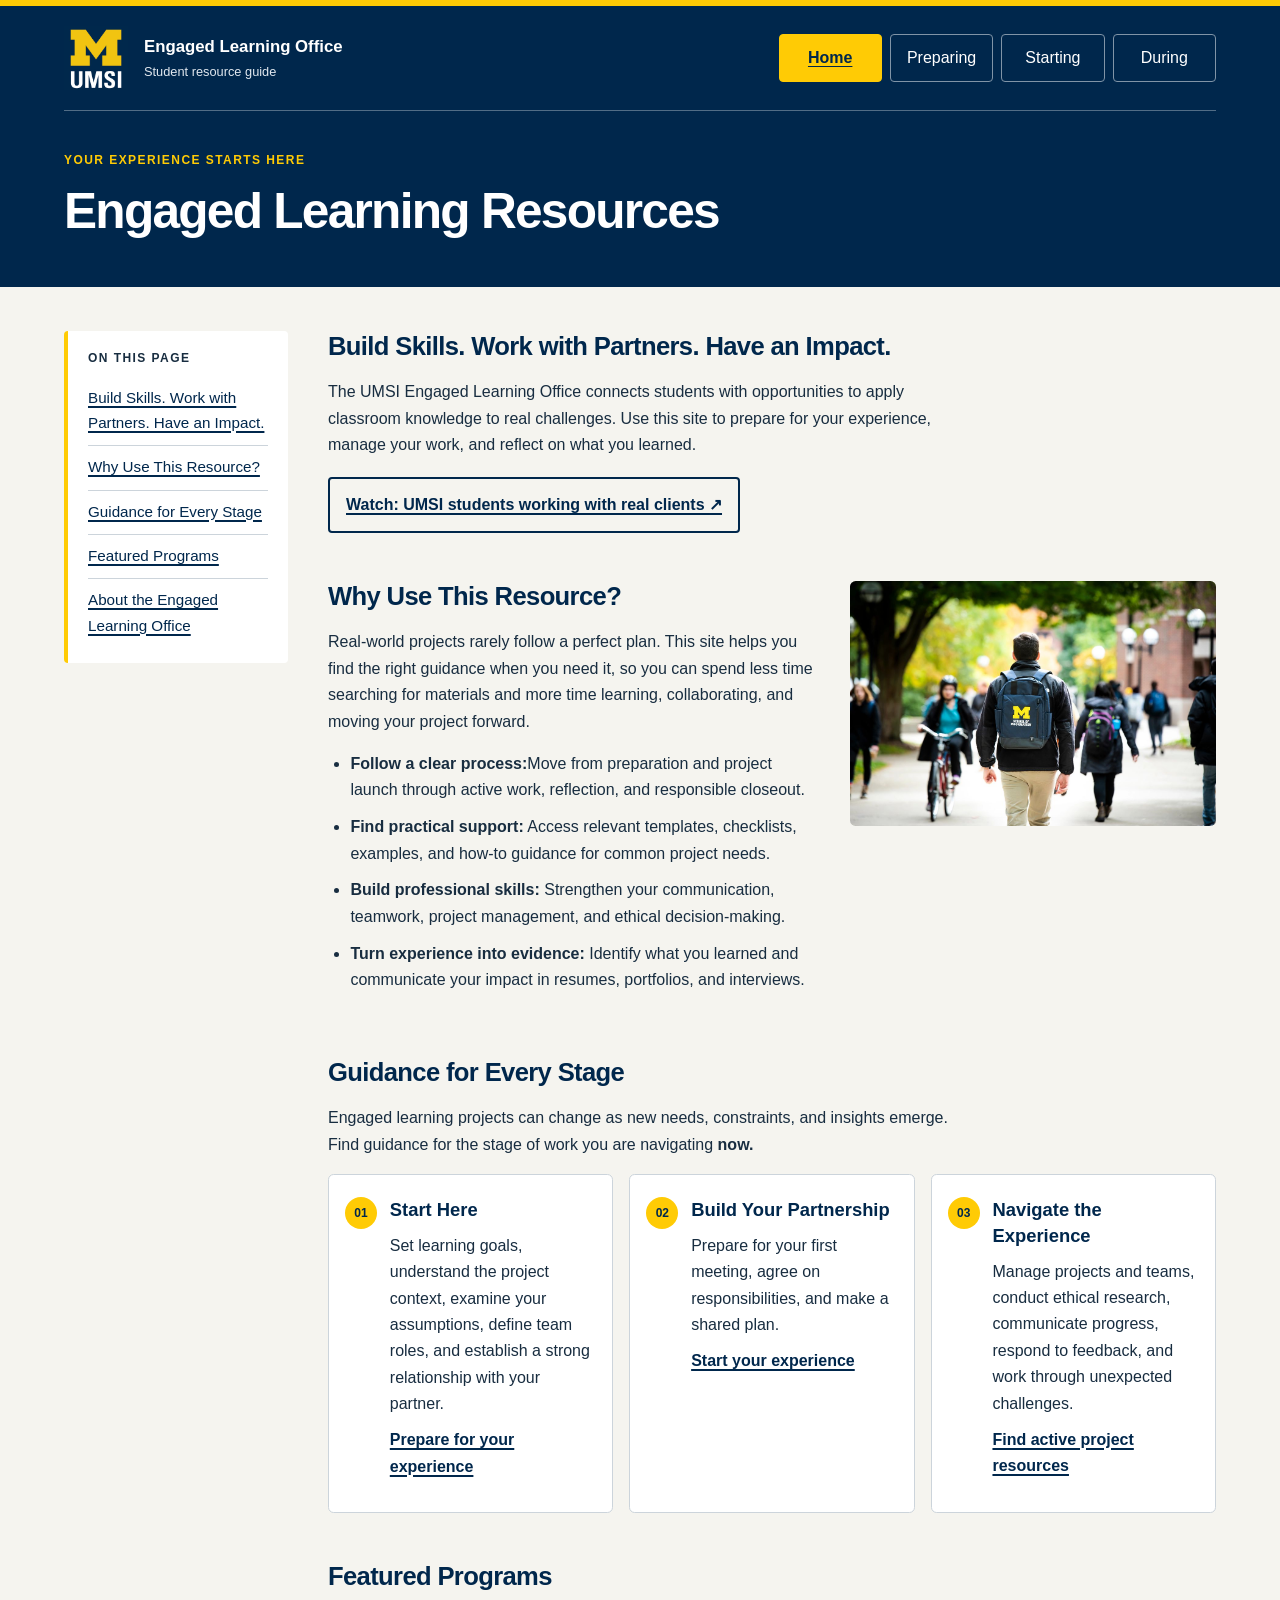
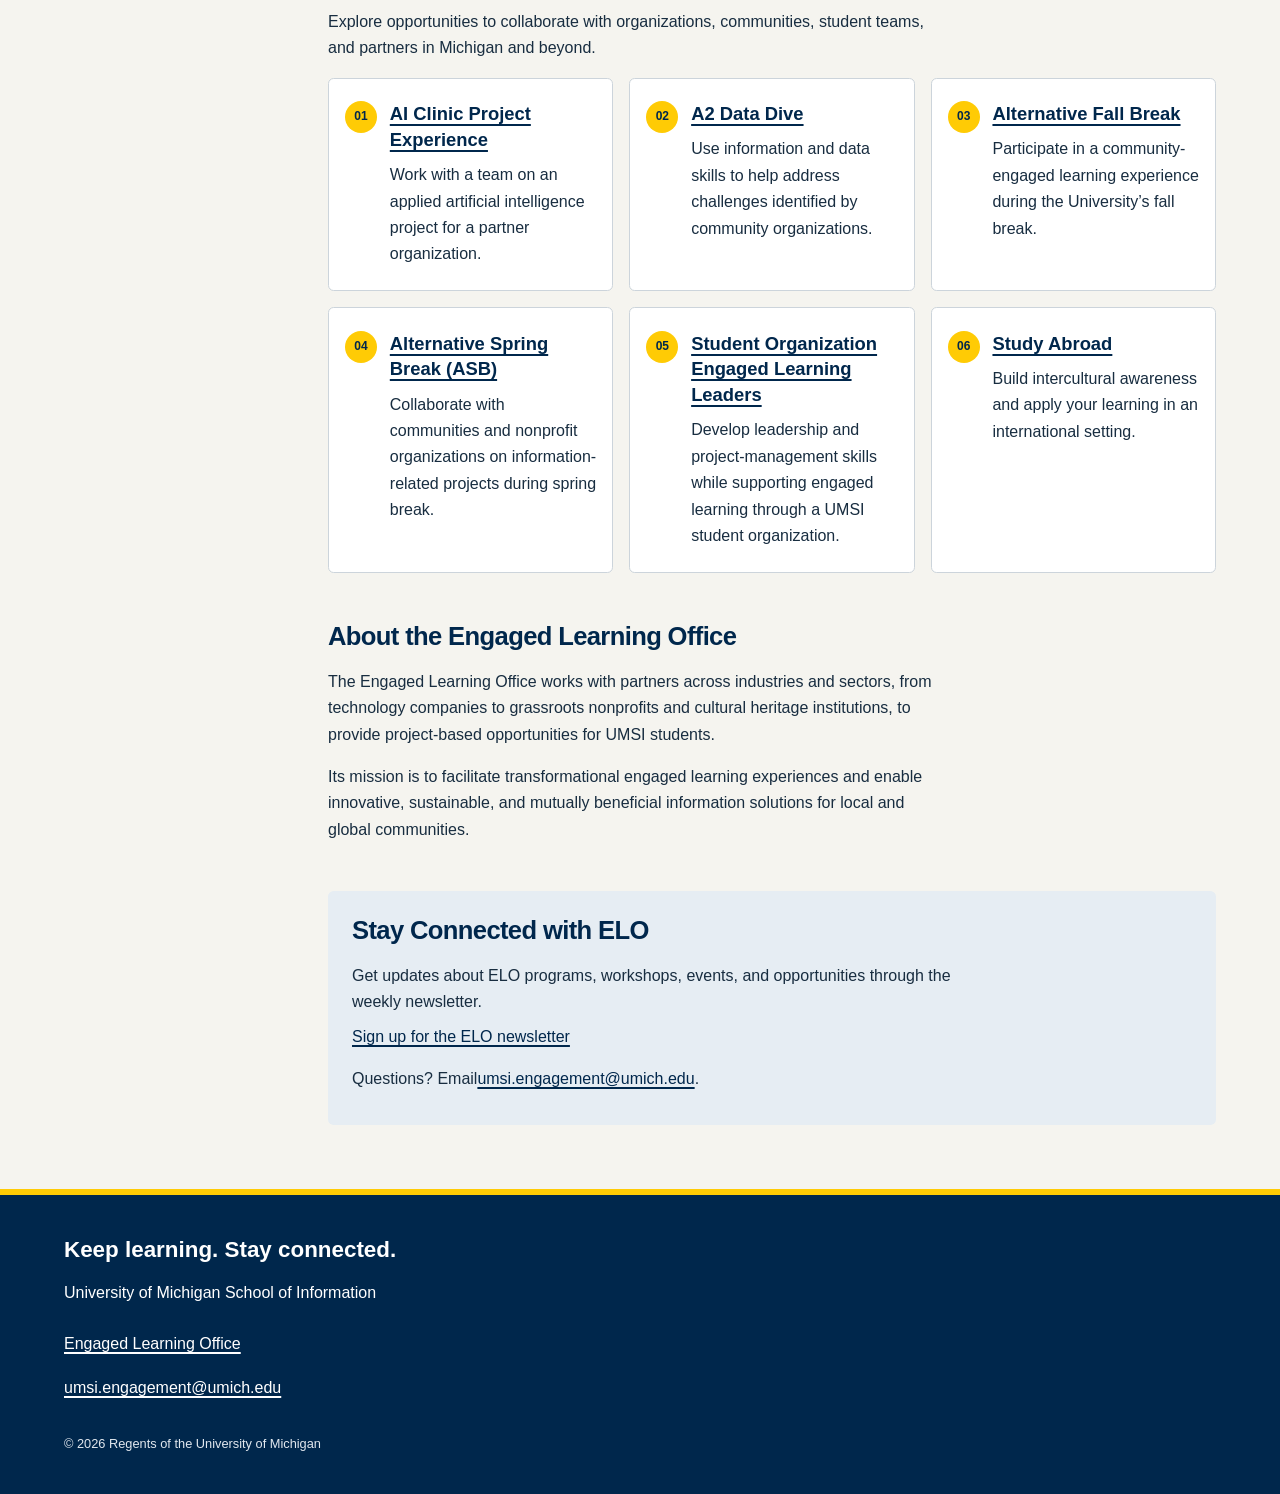
<file: index.html>
<!DOCTYPE html>
<html lang="en">

<head>
  <meta charset="UTF-8">
  <meta name="viewport" content="width=device-width, initial-scale=1.0">
  <title>Engaged Learning Resources | UMSI</title>

  <link rel="stylesheet" href="css/html5reset.css">
  <link rel="stylesheet" href="css/style.css">
    <link rel="icon" href="data:,">
</head>

<body>

  <header class="site-header">
    <a class="skip-link" href="#main">Skip to Main Content</a>
    <div class="brand"><img src="images/umsi-logo.jpg" alt="University of Michigan School of Information" width="90">
      <p>Engaged Learning Office<span>Student resource guide</span></p></div>
    <nav class="primary-nav" aria-label="Main navigation"><ul><li><a href="index.html" aria-current="page">Home</a></li>
<li><a href="prep.html">Preparing</a></li>
<li><a href="starting.html">Starting</a></li>
<li><a href="during.html">During</a></li></ul></nav>
    <div class="page-heading"><p class="eyebrow">YOUR EXPERIENCE STARTS HERE</p>
      <h1>Engaged Learning Resources</h1></div>
  </header>
  <main id="main" tabindex="-1">
    <nav class="on-this-page" aria-labelledby="page-contents">
      <p class="eyebrow" id="page-contents">ON THIS PAGE</p>
      <ul>
        <li><a href="#section-1">Build Skills. Work with Partners. Have an Impact.</a></li>
        <li><a href="#section-2">Why Use This Resource?</a></li>
        <li><a href="#section-3">Guidance for Every Stage</a></li>
        <li><a href="#section-4">Featured Programs</a></li>
        <li><a href="#section-5">About the Engaged Learning Office</a></li>
      </ul>
    </nav>

    <div class="page-content">
      <section id="section-1">
        <h2>Build Skills. Work with Partners. Have an Impact.</h2>
        <p>
          The UMSI Engaged Learning Office connects students with opportunities to apply classroom knowledge to real
          challenges. Use this site to prepare for your experience, manage your work, and reflect on what you learned.
        </p>

        <p class="action-link"><a href="https://www.youtube.com/watch?v=81ZO9RfIJEQ">Watch: UMSI students working with real clients <span aria-hidden="true">↗</span></a></p>
      </section>

      <section id="section-2" class="image-section">
        <div class="image-section-copy">
          <h2>Why Use This Resource?</h2>

          <p>Real-world projects rarely follow a perfect plan. This site helps you find the right guidance when you need it,
            so you can spend less time searching for materials and more time learning, collaborating, and moving your project
            forward.
          </p>
          <ul>
            <li><strong>Follow a clear process:</strong>Move from preparation and project launch through active work,
              reflection, and responsible closeout.</li>
            <li><strong>Find practical support:</strong> Access relevant templates, checklists, examples, and how-to
              guidance for common project needs.</li>
            <li><strong>Build professional skills:</strong> Strengthen your communication, teamwork, project management, and
              ethical decision-making.</li>
            <li><strong>Turn experience into evidence:</strong> Identify what you learned and communicate your impact in
              resumes, portfolios, and interviews.</li>
          </ul>
        </div>
        <img loading="lazy" src="images/campus-backpack.jpg" alt="A student wears a UMSI backpack in fall on the drag."
          width="360">
      </section>

      <section id="section-3" class="topic-group home-topics">
        <h2>Guidance for Every Stage</h2>
        <p>Engaged learning projects can change as new needs, constraints, and insights emerge. Find guidance for the
          stage of work you are navigating <strong>now.</strong></p>
        <article class="topic">
          <h3>Start Here</h3>
          <p>Set learning goals, understand the project context, examine your assumptions, define team roles, and
            establish a strong relationship with your partner.</p>
          <a href="prep.html">Prepare for your experience</a>
        </article>



        <article class="topic"><h3>Build Your Partnership</h3><p>Prepare for your first meeting, agree on responsibilities, and make a shared plan.</p><a href="starting.html">Start your experience</a></article>
        <article class="topic">
          <h3>Navigate the Experience</h3>
          <p>Manage projects and teams, conduct ethical research, communicate progress, respond to feedback, and work
            through unexpected challenges.</p>
          <a href="during.html">Find active project resources</a>
        </article>
      </section>

      <section id="section-4" class="topic-group home-topics">
        <h2>Featured Programs</h2>
        <p>Explore opportunities to collaborate with organizations, communities, student teams, and partners in Michigan
          and beyond.</p>
        <article class="topic">
          <h3><a href="https://mcompass.umich.edu/_portal/tds-program-brochure?programid=12810">AI Clinic Project
              Experience</a></h3>
          <p>Work with a team on an applied artificial intelligence project for a partner organization.</p>
        </article>

        <article class="topic">
          <h3><a href="https://mcompass.umich.edu/_portal/tds-program-brochure?programid=12556">A2 Data Dive</a></h3>
          <p>Use information and data skills to help address challenges identified by community organizations.</p>
        </article>

        <article class="topic">
          <h3><a href="https://mcompass.umich.edu/_portal/tds-program-brochure?programid=11297">Alternative Fall Break</a>
          </h3>
          <p>Participate in a community-engaged learning experience during the University’s fall break.</p>
        </article>

        <article class="topic">
          <h3><a href="https://mcompass.umich.edu/_portal/tds-program-brochure?programid=10621">Alternative Spring Break
              (ASB)</a></h3>
          <p>Collaborate with communities and nonprofit organizations on information-related projects during spring break.
          </p>
        </article>

        <article class="topic">
          <h3><a href="https://mcompass.umich.edu/_portal/tds-program-brochure?programid=12294">Student Organization
              Engaged Learning Leaders</a></h3>
          <p>Develop leadership and project-management skills while supporting engaged learning through a UMSI student
            organization.</p>
        </article>

        <article class="topic">
          <h3><a href="https://www.si.umich.edu/student-life/study-abroad">Study Abroad</a></h3>
          <p>Build intercultural awareness and apply your learning in an international setting. </p>
        </article>
      </section>
      <section id="section-5">
        <h2>About the Engaged Learning Office</h2>
        <p>The Engaged Learning Office works with partners across industries and sectors, from technology companies to
          grassroots nonprofits and cultural heritage institutions, to provide project-based opportunities for UMSI
          students.</p>
        <p>Its mission is to facilitate transformational engaged learning experiences and enable innovative, sustainable,
          and mutually beneficial information solutions for local and global communities.</p>
      </section>
      <aside>
        <h2>Stay Connected with ELO</h2>
        <p>Get updates about ELO programs, workshops, events, and opportunities through the weekly newsletter.</p>
        <div>
          <a href="https://umsi.info/elo-newsletter"> Sign up for the ELO newsletter</a>
        </div>
        <p>Questions? Email<a href="mailto:umsi.engagement@umich.edu">umsi.engagement@umich.edu </a>.</p>
      </aside>
    </div>
  </main>
  <footer class="site-footer">
    <p class="footer-title">Keep learning. Stay connected.</p>
    <p>University of Michigan School of Information</p>
    <p><a href="https://www.si.umich.edu/programs/engaged-learning/about-engaged-learning-office">Engaged Learning Office</a></p>
    <address><a href="mailto:umsi.engagement@umich.edu">umsi.engagement@umich.edu</a></address>
    <p class="copyright">&copy; 2026 Regents of the University of Michigan</p>
  </footer>
<!-- Content: course starter and ELO Content Document. CSS sources are cited in the stylesheets. -->
</body>

</html>
</file>
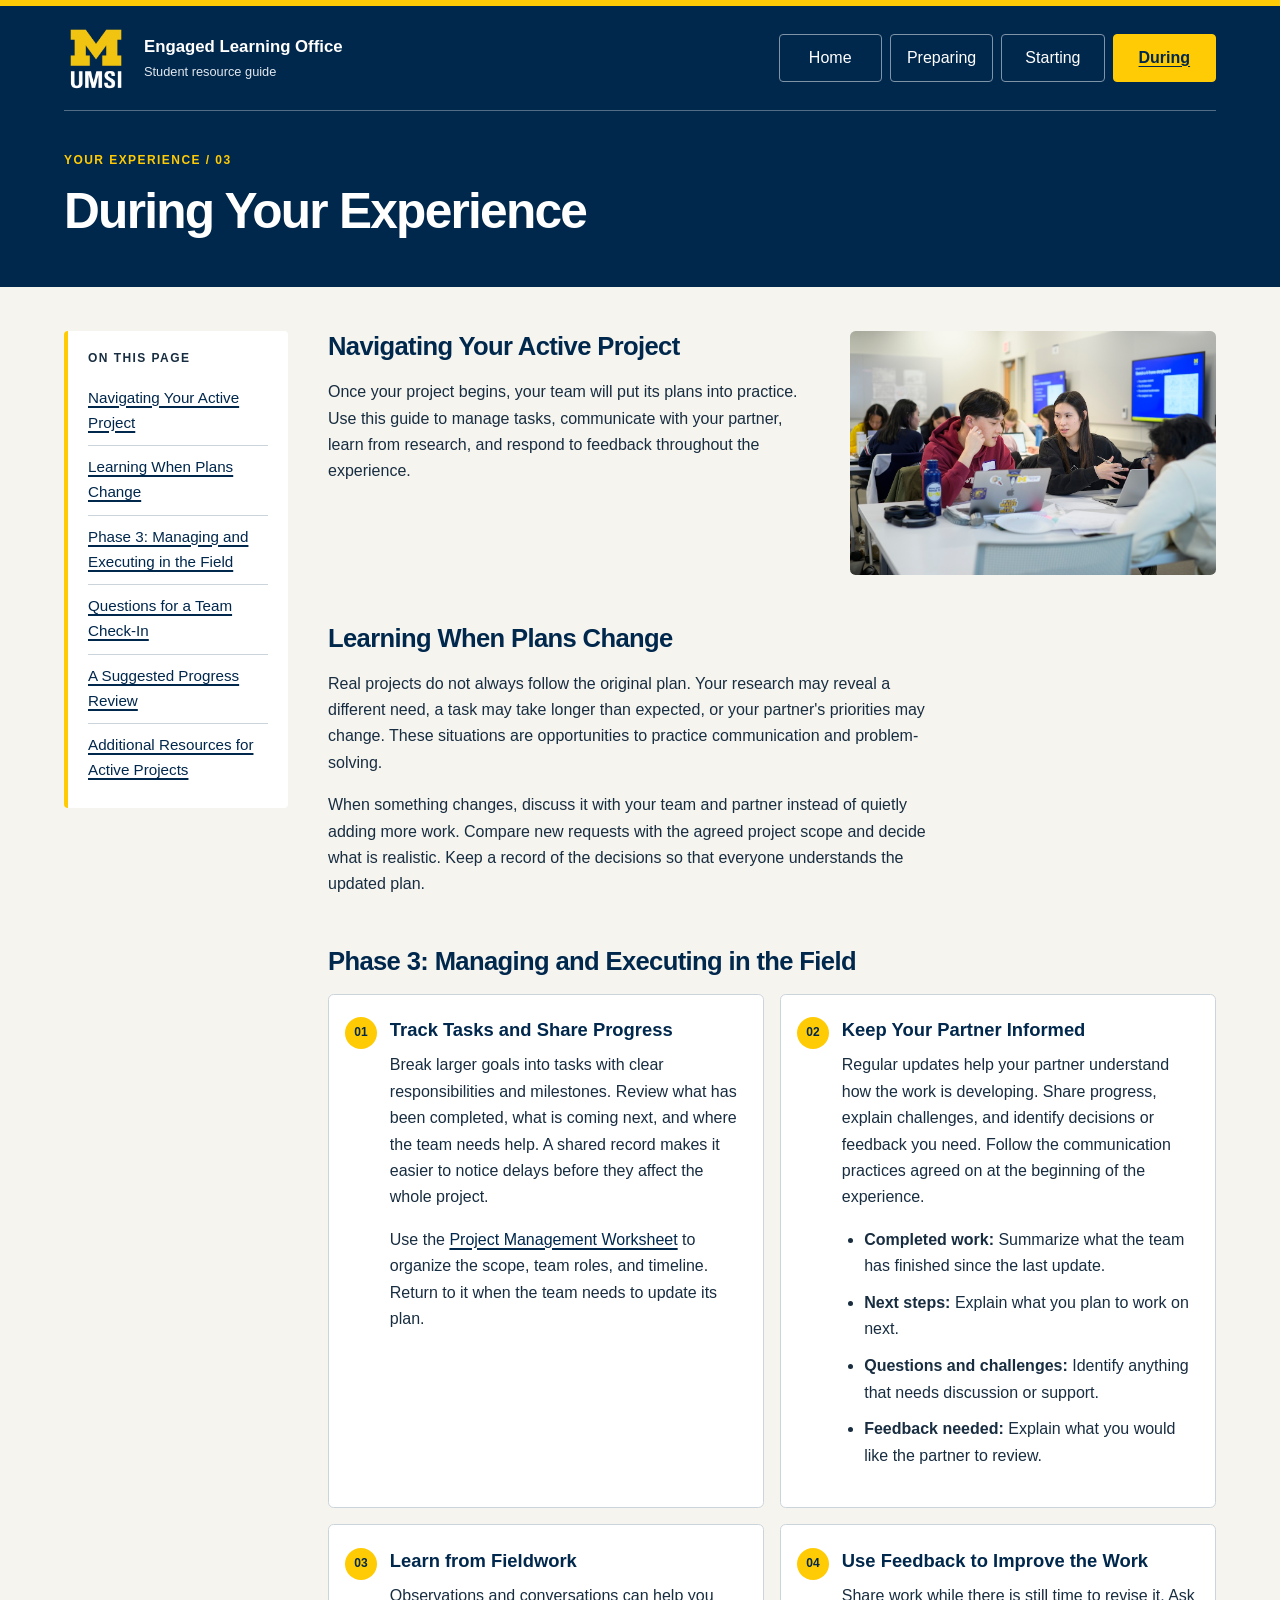
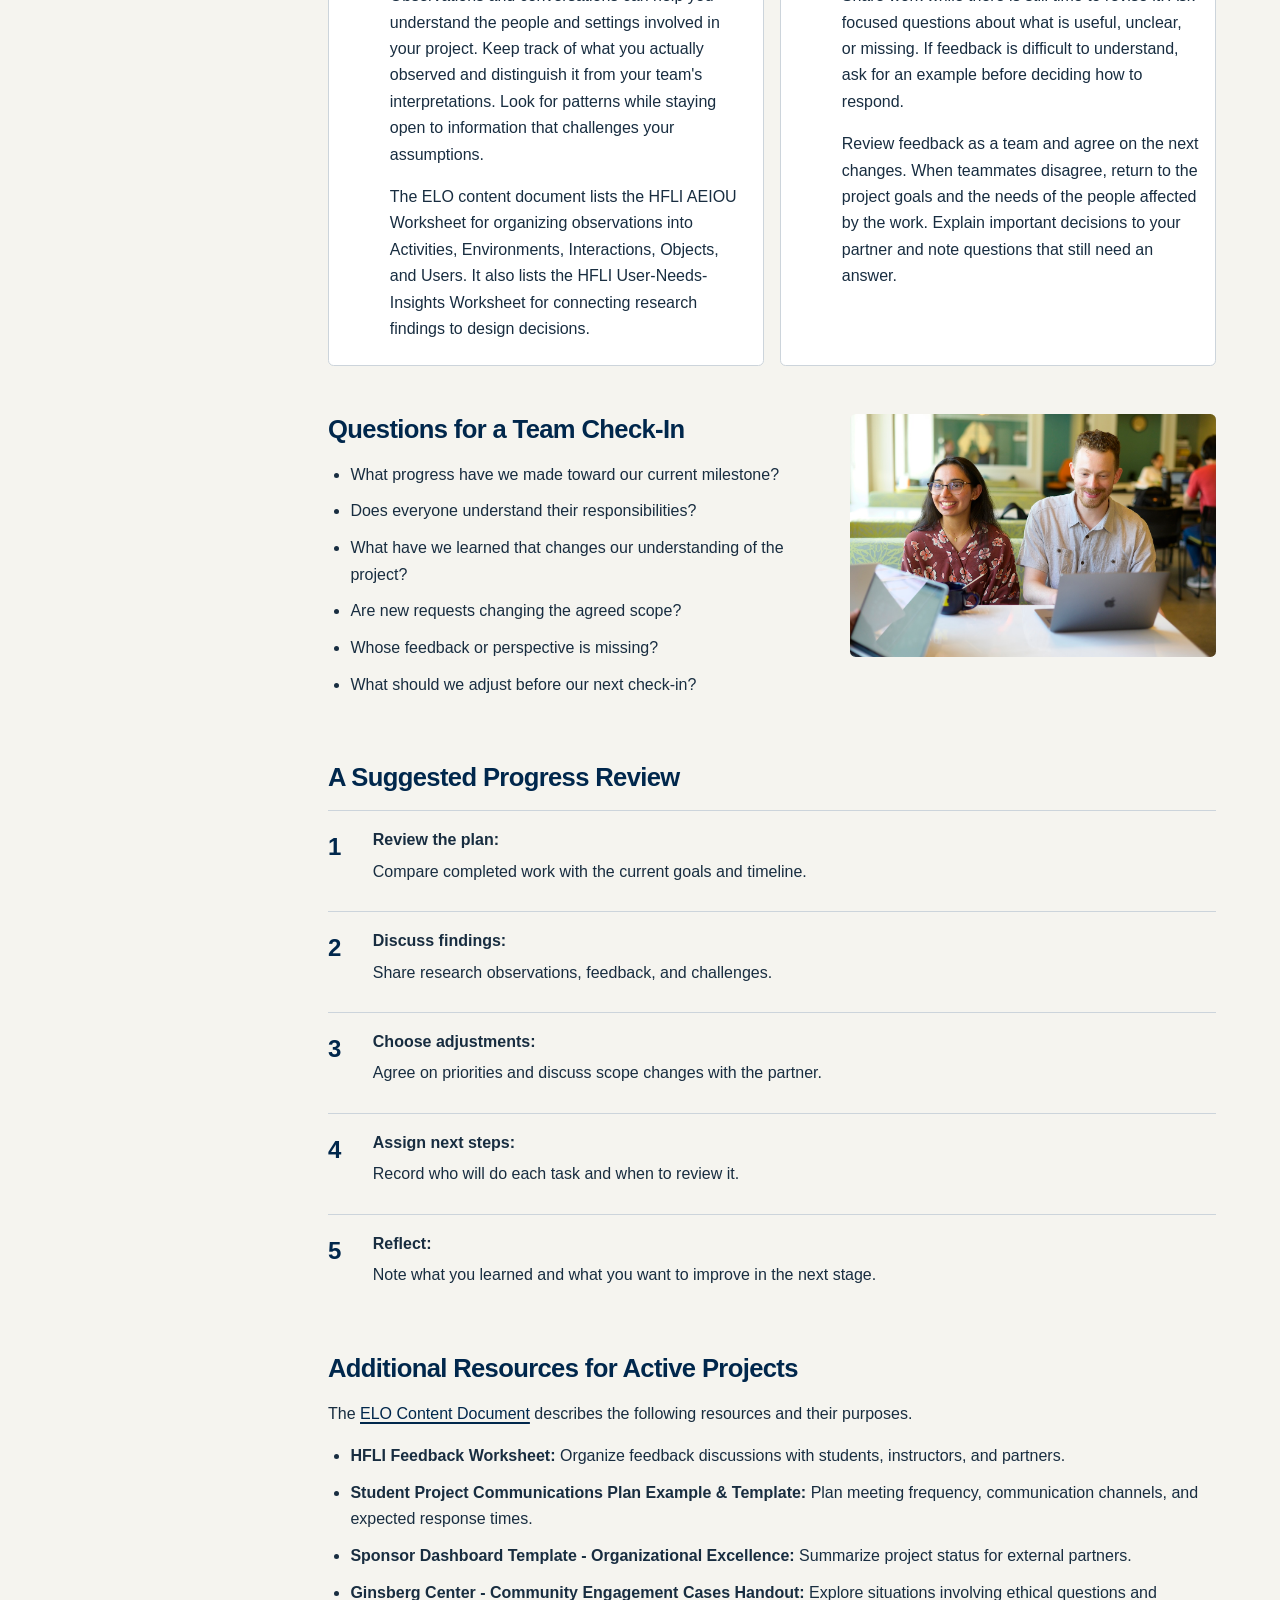
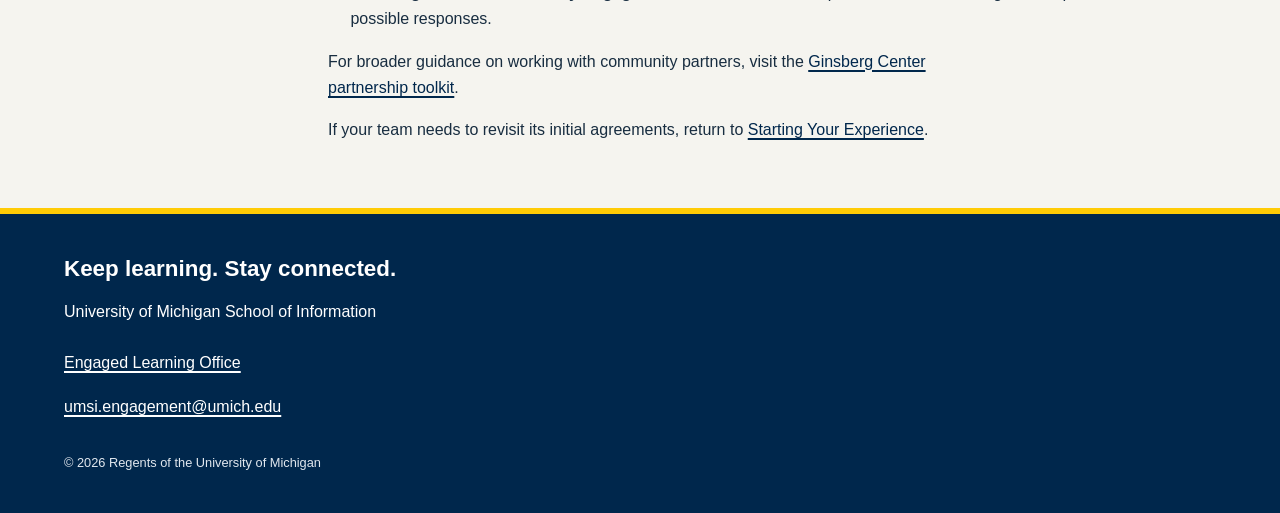
<file: during.html>
<!DOCTYPE html>
<html lang="en">

<head>
  <meta charset="UTF-8">
  <meta name="viewport" content="width=device-width, initial-scale=1.0">
  <title>During Your Experience | UMSI</title>
  <link rel="stylesheet" href="css/html5reset.css">
  <link rel="stylesheet" href="css/style.css">
    <link rel="icon" href="data:,">
</head>

<body>
  <header class="site-header">
    <a class="skip-link" href="#main">Skip to Main Content</a>
    <div class="brand"><img src="images/umsi-logo.jpg" alt="University of Michigan School of Information" width="90">
      <p>Engaged Learning Office<span>Student resource guide</span></p></div>
    <nav class="primary-nav" aria-label="Main navigation"><ul><li><a href="index.html">Home</a></li>
<li><a href="prep.html">Preparing</a></li>
<li><a href="starting.html">Starting</a></li>
<li><a href="during.html" aria-current="page">During</a></li></ul></nav>
    <div class="page-heading"><p class="eyebrow">YOUR EXPERIENCE / 03</p>
      <h1>During Your Experience</h1></div>
  </header>

  <main id="main" tabindex="-1">
    <nav class="on-this-page" aria-labelledby="page-contents">
      <p class="eyebrow" id="page-contents">ON THIS PAGE</p>
      <ul>
        <li><a href="#section-1">Navigating Your Active Project</a></li>
        <li><a href="#section-2">Learning When Plans Change</a></li>
        <li><a href="#section-3">Phase 3: Managing and Executing in the Field</a></li>
        <li><a href="#section-4">Questions for a Team Check-In</a></li>
        <li><a href="#section-5">A Suggested Progress Review</a></li>
        <li><a href="#section-6">Additional Resources for Active Projects</a></li>
      </ul>
    </nav>

    <div class="page-content">
      <section id="section-1" class="image-section">
        <div class="image-section-copy">
          <h2>Navigating Your Active Project</h2>

          <p>
            Once your project begins, your team will put its plans into practice. Use this guide to manage tasks,
            communicate with your partner, learn from research, and respond to feedback throughout the experience.
          </p>
        </div>
        <img loading="lazy" src="images/during_team.jpg" alt="Students talking in a classroom" width="360">
      </section>

      <section id="section-2">
        <h2>Learning When Plans Change</h2>
        <p>Real projects do not always follow the original plan. Your research may reveal a different need,
          a task may take longer than expected, or your partner's priorities may change. These situations
          are opportunities to practice communication and problem-solving.
        </p>
        <p>When something changes, discuss it with your team and partner instead of quietly adding more work.
          Compare new requests with the agreed project scope and decide what is realistic. Keep a record of
          the decisions so that everyone understands the updated plan.</p>
      </section>

      <section id="section-3" class="topic-group">
        <h2>Phase 3: Managing and Executing in the Field</h2>

        <article class="topic">
          <h3>Track Tasks and Share Progress</h3>
          <p>Break larger goals into tasks with clear responsibilities and milestones. Review what has been
            completed, what is coming next, and where the team needs help. A shared record makes it easier
            to notice delays before they affect the whole project.</p>
          <p>Use the <a
              href="https://docs.google.com/document/d/1twc-7TYWmb_PNrOBiDI1NuJqJAuhluTICr22GRd_NLc/edit?usp=drive_link">Project
              Management Worksheet</a>
            to organize the scope, team roles, and timeline. Return to it when the team needs to update its plan.</p>
        </article>

        <article class="topic">
          <h3>Keep Your Partner Informed</h3>
          <p>Regular updates help your partner understand how the work is developing. Share progress,
            explain challenges, and identify decisions or feedback you need. Follow the communication
            practices agreed on at the beginning of the experience.</p>
          <ul>
            <li><strong>Completed work:</strong> Summarize what the team has finished since the last update.</li>
            <li><strong>Next steps:</strong> Explain what you plan to work on next.</li>
            <li><strong>Questions and challenges:</strong> Identify anything that needs discussion or support.</li>
            <li><strong>Feedback needed:</strong> Explain what you would like the partner to review.</li>
          </ul>
        </article>

        <article class="topic">
          <h3>Learn from Fieldwork</h3>
          <p>Observations and conversations can help you understand the people and settings involved in your
            project. Keep track of what you actually observed and distinguish it from your team's interpretations.
            Look for patterns while staying open to information that challenges your assumptions.</p>
          <p>The ELO content document lists the HFLI AEIOU Worksheet for organizing observations into
            Activities, Environments, Interactions, Objects, and Users. It also lists the HFLI User-Needs-Insights
            Worksheet for connecting research findings to design decisions.</p>
        </article>

        <article class="topic">
          <h3>Use Feedback to Improve the Work</h3>
          <p>Share work while there is still time to revise it. Ask focused questions about what is useful,
            unclear, or missing. If feedback is difficult to understand, ask for an example before deciding
            how to respond.</p>
          <p>Review feedback as a team and agree on the next changes. When teammates disagree, return to the
            project goals and the needs of the people affected by the work. Explain important decisions to
            your partner and note questions that still need an answer.</p>
        </article>
      </section>

      <section id="section-4" class="image-section">
        <div class="image-section-copy">
          <h2>Questions for a Team Check-In</h2>
          <ul>
            <li>What progress have we made toward our current milestone?</li>
            <li>Does everyone understand their responsibilities?</li>
            <li>What have we learned that changes our understanding of the project?</li>
            <li>Are new requests changing the agreed scope?</li>
            <li>Whose feedback or perspective is missing?</li>
            <li>What should we adjust before our next check-in?</li>
          </ul>
        </div>
        <img loading="lazy" src="images/during_research.jpg" alt="Students using laptops in an indoor study area" width="360">
      </section>

      <section id="section-5">
        <h2>A Suggested Progress Review</h2>
        <ol class="steps">
          <li><strong>Review the plan:</strong><span class="step-description"> Compare completed work with the current goals and timeline.</span></li>
          <li><strong>Discuss findings:</strong><span class="step-description"> Share research observations, feedback, and challenges.</span></li>
          <li><strong>Choose adjustments:</strong><span class="step-description"> Agree on priorities and discuss scope changes with the partner.</span></li>
          <li><strong>Assign next steps:</strong><span class="step-description"> Record who will do each task and when to review it.</span></li>
          <li><strong>Reflect:</strong><span class="step-description"> Note what you learned and what you want to improve in the next stage.</span></li>
        </ol>
      </section>

      <section id="section-6">
        <h2>Additional Resources for Active Projects</h2>
        <p>The <a href="https://docs.google.com/document/d/1gHynMAyC6Cnh_33jKRy78nMDCtK5lGer12HzChE2Mxc/edit">ELO Content
            Document</a>
          describes the following resources and their purposes.</p>
        <ul>
          <li><strong>HFLI Feedback Worksheet:</strong> Organize feedback discussions with students, instructors, and
            partners.</li>
          <li><strong>Student Project Communications Plan Example &amp; Template:</strong> Plan meeting frequency,
            communication channels, and expected response times.</li>
          <li><strong>Sponsor Dashboard Template - Organizational Excellence:</strong> Summarize project status for
            external partners.</li>
          <li><strong>Ginsberg Center - Community Engagement Cases Handout:</strong> Explore situations involving
            ethical questions and possible responses.</li>
        </ul>
        <p>For broader guidance on working with community partners, visit the
          <a href="https://ginsberg.umich.edu/article/campus-community-partnerships-toolkit">Ginsberg Center partnership
            toolkit</a>.
        </p>
        <p>If your team needs to revisit its initial agreements, return to <a href="starting.html">Starting Your
            Experience</a>.</p>
      </section>

      <!--
        Content adapted from SI 539 Client Project - ELO Content, "During the Experience."
        Source: https://docs.google.com/document/d/1gHynMAyC6Cnh_33jKRy78nMDCtK5lGer12HzChE2Mxc/edit
        Resource URLs were taken from that document. The During resource table contains descriptions
        without individual hyperlinks, so those resource names remain text rather than invented links.
        Header and footer follow the course prep.html example.-->
    </div>
  </main>

  <footer class="site-footer">
    <p class="footer-title">Keep learning. Stay connected.</p>
    <p>University of Michigan School of Information</p>
    <p><a href="https://www.si.umich.edu/programs/engaged-learning/about-engaged-learning-office">Engaged Learning Office</a></p>
    <address><a href="mailto:umsi.engagement@umich.edu">umsi.engagement@umich.edu</a></address>
    <p class="copyright">&copy; 2026 Regents of the University of Michigan</p>
  </footer>
<!-- Content: course starter and ELO Content Document. CSS sources are cited in the stylesheets. -->
</body>

</html>
</file>
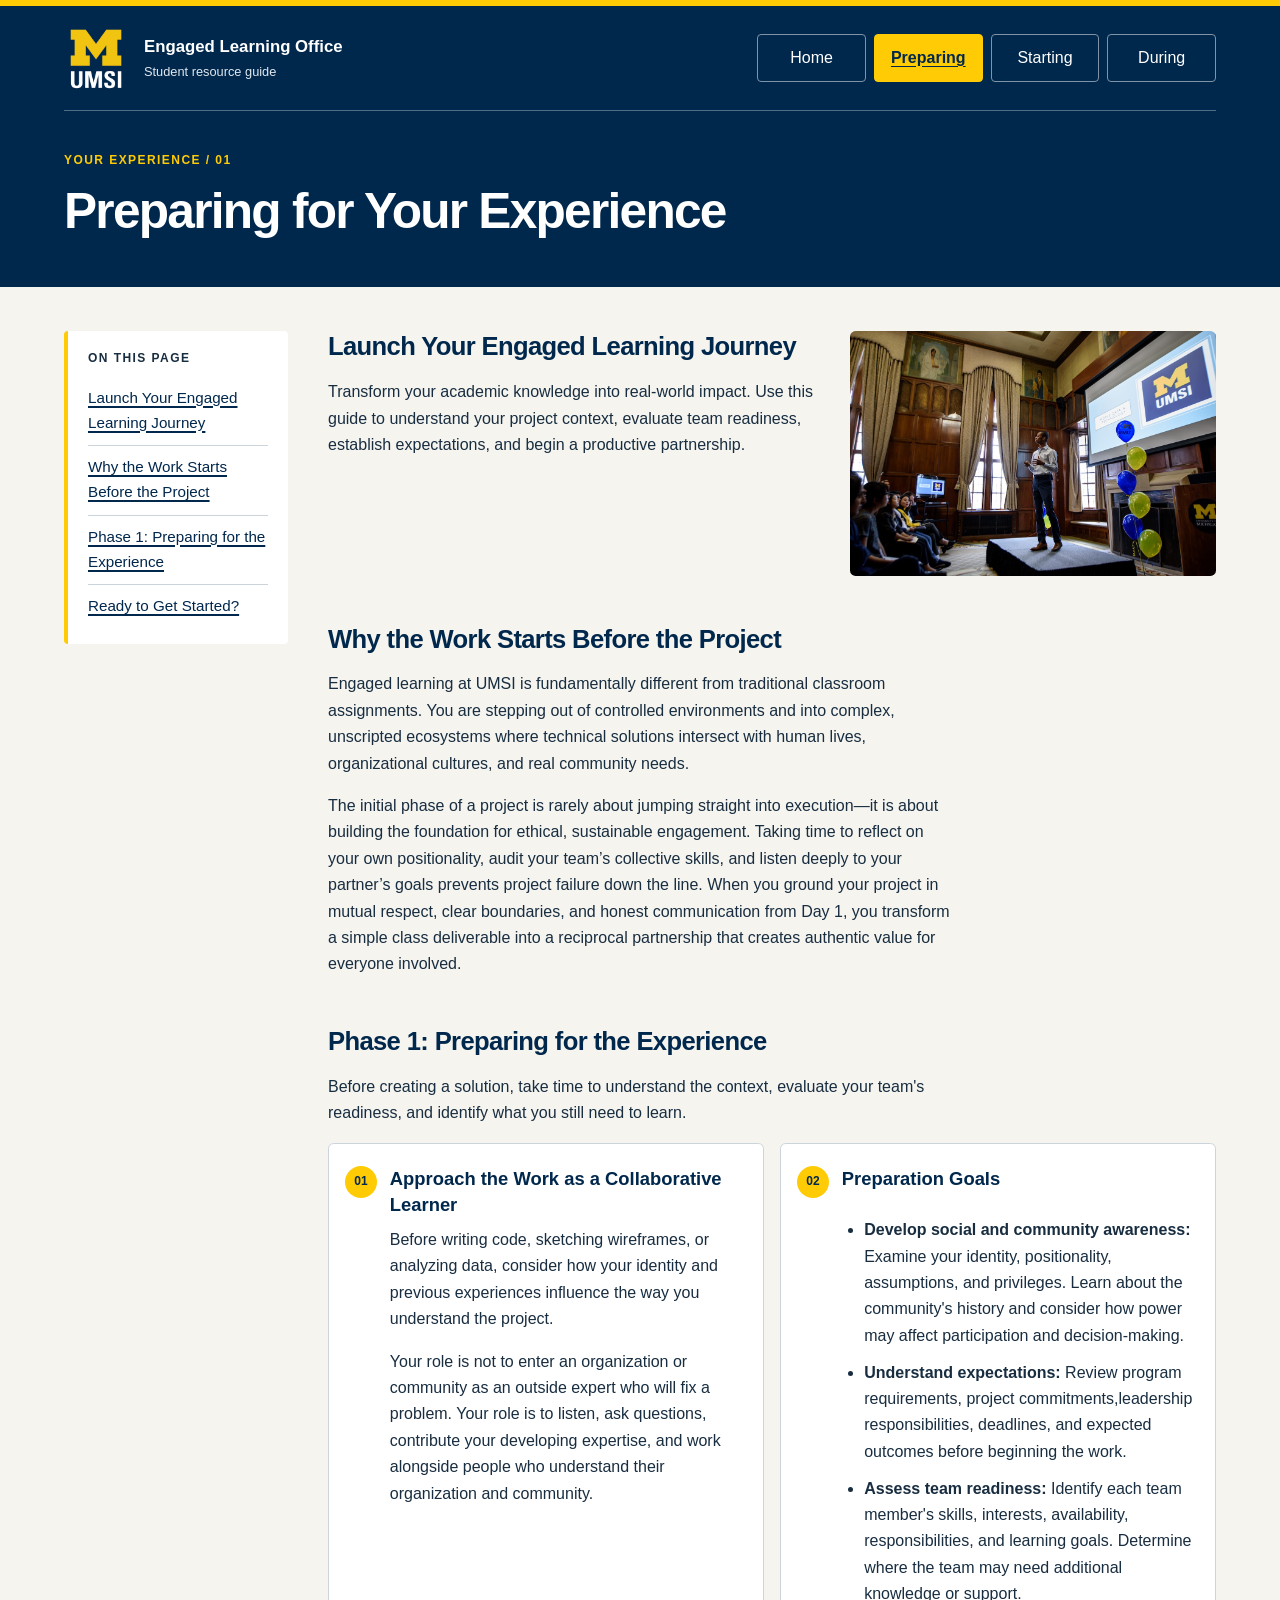
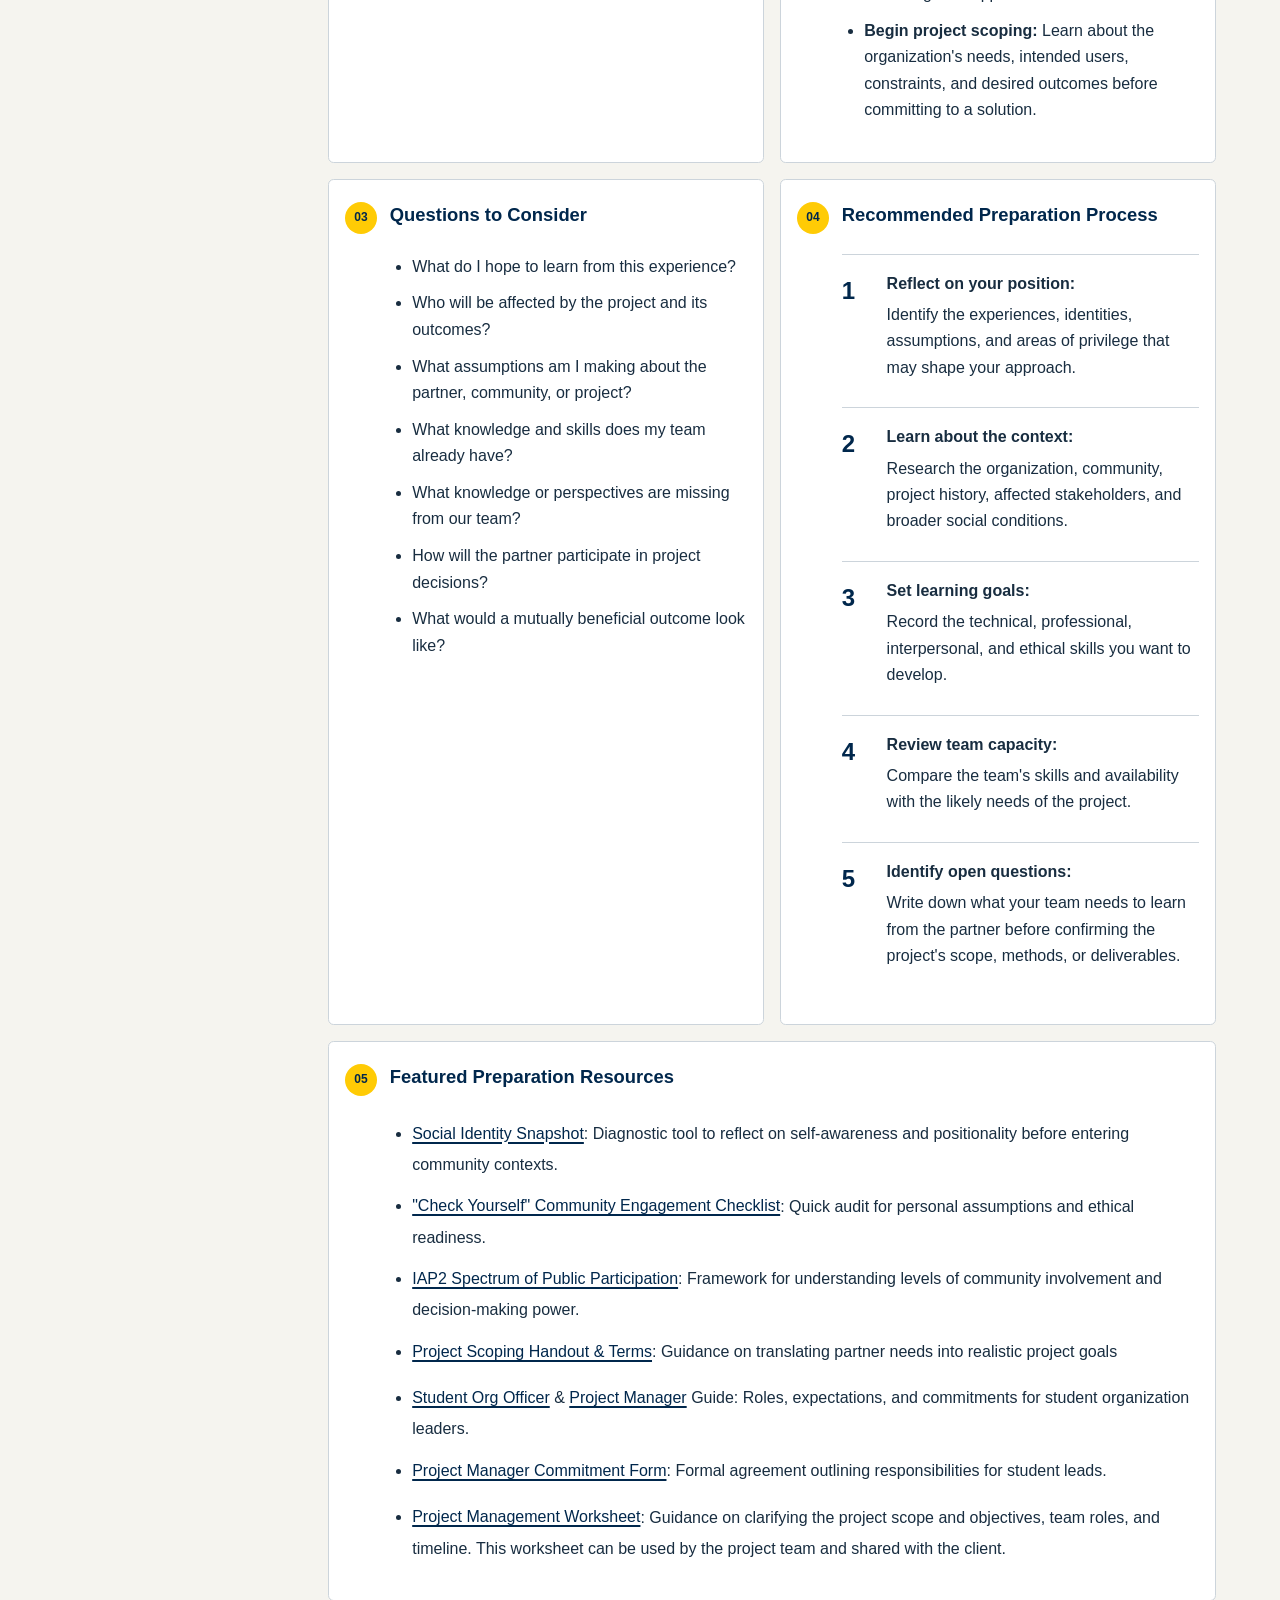
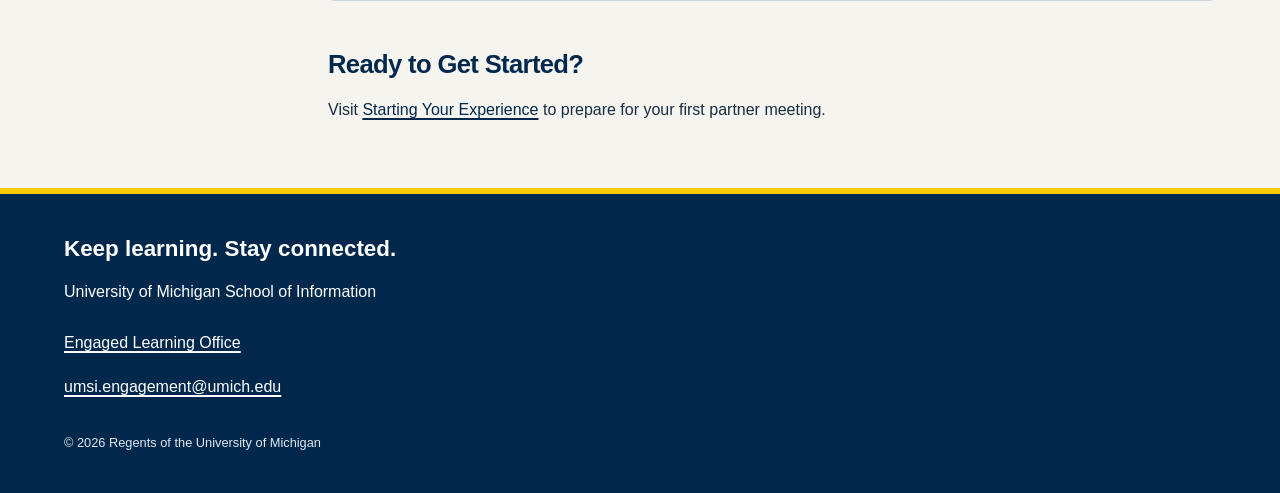
<file: prep.html>
<!DOCTYPE html>
<html lang="en">

<head>
  <meta charset="UTF-8">
  <meta name="viewport" content="width=device-width, initial-scale=1.0">
  <title>Preparing for Your Experience | UMSI</title>
  <link rel="stylesheet" href="css/html5reset.css">
  <link rel="stylesheet" href="css/style.css">
    <link rel="icon" href="data:,">
</head>

<body>

  <header class="site-header">
    <a class="skip-link" href="#main">Skip to Main Content</a>
    <div class="brand"><img src="images/umsi-logo.jpg" alt="University of Michigan School of Information" width="90">
      <p>Engaged Learning Office<span>Student resource guide</span></p></div>
    <nav class="primary-nav" aria-label="Main navigation"><ul><li><a href="index.html">Home</a></li>
<li><a href="prep.html" aria-current="page">Preparing</a></li>
<li><a href="starting.html">Starting</a></li>
<li><a href="during.html">During</a></li></ul></nav>
    <div class="page-heading"><p class="eyebrow">YOUR EXPERIENCE / 01</p>
      <h1>Preparing for Your Experience</h1></div>
  </header>
  <main id="main" tabindex="-1">
    <nav class="on-this-page" aria-labelledby="page-contents">
      <p class="eyebrow" id="page-contents">ON THIS PAGE</p>
      <ul>
        <li><a href="#section-1">Launch Your Engaged Learning Journey</a></li>
        <li><a href="#section-2">Why the Work Starts Before the Project</a></li>
        <li><a href="#section-3">Phase 1: Preparing for the Experience</a></li>
        <li><a href="#section-4">Ready to Get Started?</a></li>
      </ul>
    </nav>

    <div class="page-content">
      <section id="section-1" class="image-section">
        <div class="image-section-copy">
          <h2>Launch Your Engaged Learning Journey</h2>
          <p>Transform your academic knowledge into real-world impact. Use this guide to understand your project context,
            evaluate team readiness, establish expectations, and begin a productive partnership.</p>
        </div>
        <img loading="lazy" src="images/prep-presentation.jpg" alt="A presenter speaking to an audience beside a UMSI presentation screen" width="360">
      </section>

      <section id="section-2">
        <h2>Why the Work Starts Before the Project</h2>
        <p>Engaged learning at UMSI is fundamentally different from traditional classroom assignments. You are stepping
          out of controlled environments and into complex, unscripted ecosystems where technical solutions intersect with
          human lives, organizational cultures, and real community needs.</p>
        <p>The initial phase of a project is rarely about jumping straight into execution—it is about building the
          foundation for ethical, sustainable engagement. Taking time to reflect on your own positionality, audit your
          team’s collective skills, and listen deeply to your partner’s goals prevents project failure down the line. When
          you ground your project in mutual respect, clear boundaries, and honest communication from Day 1, you transform
          a simple class deliverable into a reciprocal partnership that creates authentic value for everyone involved.</p>


      </section>

      <section id="section-3" class="topic-group">
        <h2>Phase 1: Preparing for the Experience</h2>
        <p>Before creating a solution, take time to understand the context, evaluate your team's readiness, and identify
          what you still need to learn.</p>
        <article class="topic">
          <h3>Approach the Work as a Collaborative Learner</h3>
          <p>Before writing code, sketching wireframes, or analyzing data, consider how your identity and previous
            experiences influence the way you understand the project.</p>
          <p>Your role is not to enter an organization or community as an outside expert who will fix a problem. Your role
            is to listen, ask questions, contribute your developing expertise, and work alongside people who understand
            their organization and community.</p>
        </article>

        <article class="topic">
          <h3>Preparation Goals</h3>
          <ul>
            <li><strong>Develop social and community awareness:</strong> Examine your identity, positionality,
              assumptions, and privileges. Learn about the community's history and consider how power may affect
              participation and decision-making.
            </li>
            <li><strong>Understand expectations:</strong> Review program requirements, project commitments,leadership
              responsibilities, deadlines, and expected outcomes before beginning the work.</li>
            <li><strong>Assess team readiness:</strong> Identify each team member's skills, interests, availability,
              responsibilities, and learning goals. Determine where the team may need additional knowledge or support.
            </li>
            <li><strong>Begin project scoping:</strong> Learn about the organization's needs, intended users, constraints,
              and desired outcomes before committing to a solution.
            </li>
          </ul>
        </article>

        <article class="topic">
          <h3>Questions to Consider</h3>
          <ul>
            <li>What do I hope to learn from this experience?</li>
            <li>Who will be affected by the project and its outcomes?</li>
            <li>What assumptions am I making about the partner, community, or project?</li>
            <li>What knowledge and skills does my team already have?</li>
            <li>What knowledge or perspectives are missing from our team?</li>
            <li>How will the partner participate in project decisions?</li>
            <li>What would a mutually beneficial outcome look like?</li>
          </ul>
        </article>

        <article class="topic">
          <h3>Recommended Preparation Process</h3>
          <ol class="steps">
            <li><strong>Reflect on your position:</strong><span class="step-description"> Identify the experiences, identities, assumptions, and areas of
              privilege that may shape your approach.</span></li>
            <li><strong>Learn about the context:</strong><span class="step-description"> Research the organization, community, project history, affected
              stakeholders, and broader social conditions.</span></li>
            <li><strong>Set learning goals:</strong><span class="step-description"> Record the technical, professional, interpersonal, and ethical skills
              you want to develop.</span></li>
            <li><strong>Review team capacity:</strong><span class="step-description">Compare the team's skills and availability with the likely needs of
              the project. </span></li>
            <li><strong>Identify open questions:</strong><span class="step-description"> Write down what your team needs to learn from the partner before
              confirming the project's scope, methods, or deliverables.
            </span></li>
          </ol>
        </article>

        <article class="topic topic-wide">
          <h3>Featured Preparation Resources</h3>
          <ul>
            <li><a href="https://sites.lsa.umich.edu/equitable-teaching/social-identity-snapshot">Social Identity
                Snapshot</a>: Diagnostic tool to reflect on self-awareness and positionality before entering community
              contexts.</li>
            <li><a
                href="https://docs.google.com/document/d/1Qt9YeStVwDHjwJhOLAz42JSNQR2lFMurdUtxtdrGkuc/edit?tab=t.0#heading=h.ch0bvccjkrzn">"Check
                Yourself" Community Engagement Checklist</a>: Quick audit for personal assumptions and ethical readiness.
            </li>
            <li><a href="https://drive.google.com/file/d/1zc1RNlrDxV51-muOERdDTnINQcquJpOA/view?usp=sharing">IAP2 Spectrum
                of Public Participation</a>: Framework for understanding levels of community involvement and
              decision-making power.</li>
            <li><a
                href="https://docs.google.com/document/d/1TrEDolwmOIlXgYgAP9VvlOGoYOwFfe6KxzZOgZSVYVw/edit?usp=drive_link">Project
                Scoping Handout & Terms</a>: Guidance on translating partner needs into realistic project goals</li>
            <li><a
                href="https://docs.google.com/document/d/1AexsV_JeSd0kRUBbcifZpfBu6y6Zi8Y0iJScp1I3gkM/edit?usp=drive_link">Student
                Org Officer</a> & <a
                href="https://docs.google.com/document/u/0/d/1uwOOS0TrXWzcSShj8DUFpckWo0t1UNu_Q7WVbZnLhX0/edit">Project
                Manager</a> Guide: Roles, expectations, and commitments for student organization leaders.</li>
            <li><a
                href="https://docs.google.com/document/d/1U4lCNGyWKJ3C2i_VgFqAR45Z4zF1FehuthuqT-M2wdI/edit?usp=drive_link">Project
                Manager Commitment Form</a>: Formal agreement outlining responsibilities for student leads.</li>
            <li><a
                href="https://docs.google.com/document/d/1twc-7TYWmb_PNrOBiDI1NuJqJAuhluTICr22GRd_NLc/edit?usp=drive_link">Project
                Management Worksheet</a>: Guidance on clarifying the project scope and objectives, team roles, and
              timeline. This worksheet can be used by the project team and shared with the client.</li>
          </ul>
        </article>
      </section>
      <section id="section-4">
        <h2>Ready to Get Started?</h2>
      <p>
          Visit <a href="starting.html">Starting Your Experience</a>
          to prepare for your first partner meeting.
      </p>
      </section>
    </div>
  </main>

  <footer class="site-footer">
    <p class="footer-title">Keep learning. Stay connected.</p>
    <p>University of Michigan School of Information</p>
    <p><a href="https://www.si.umich.edu/programs/engaged-learning/about-engaged-learning-office">Engaged Learning Office</a></p>
    <address><a href="mailto:umsi.engagement@umich.edu">umsi.engagement@umich.edu</a></address>
    <p class="copyright">&copy; 2026 Regents of the University of Michigan</p>
  </footer>

<!-- Content: course starter and ELO Content Document. CSS sources are cited in the stylesheets. -->
</body>
<!--Header and footer follow the course prep.html example.-->
</html>
</file>
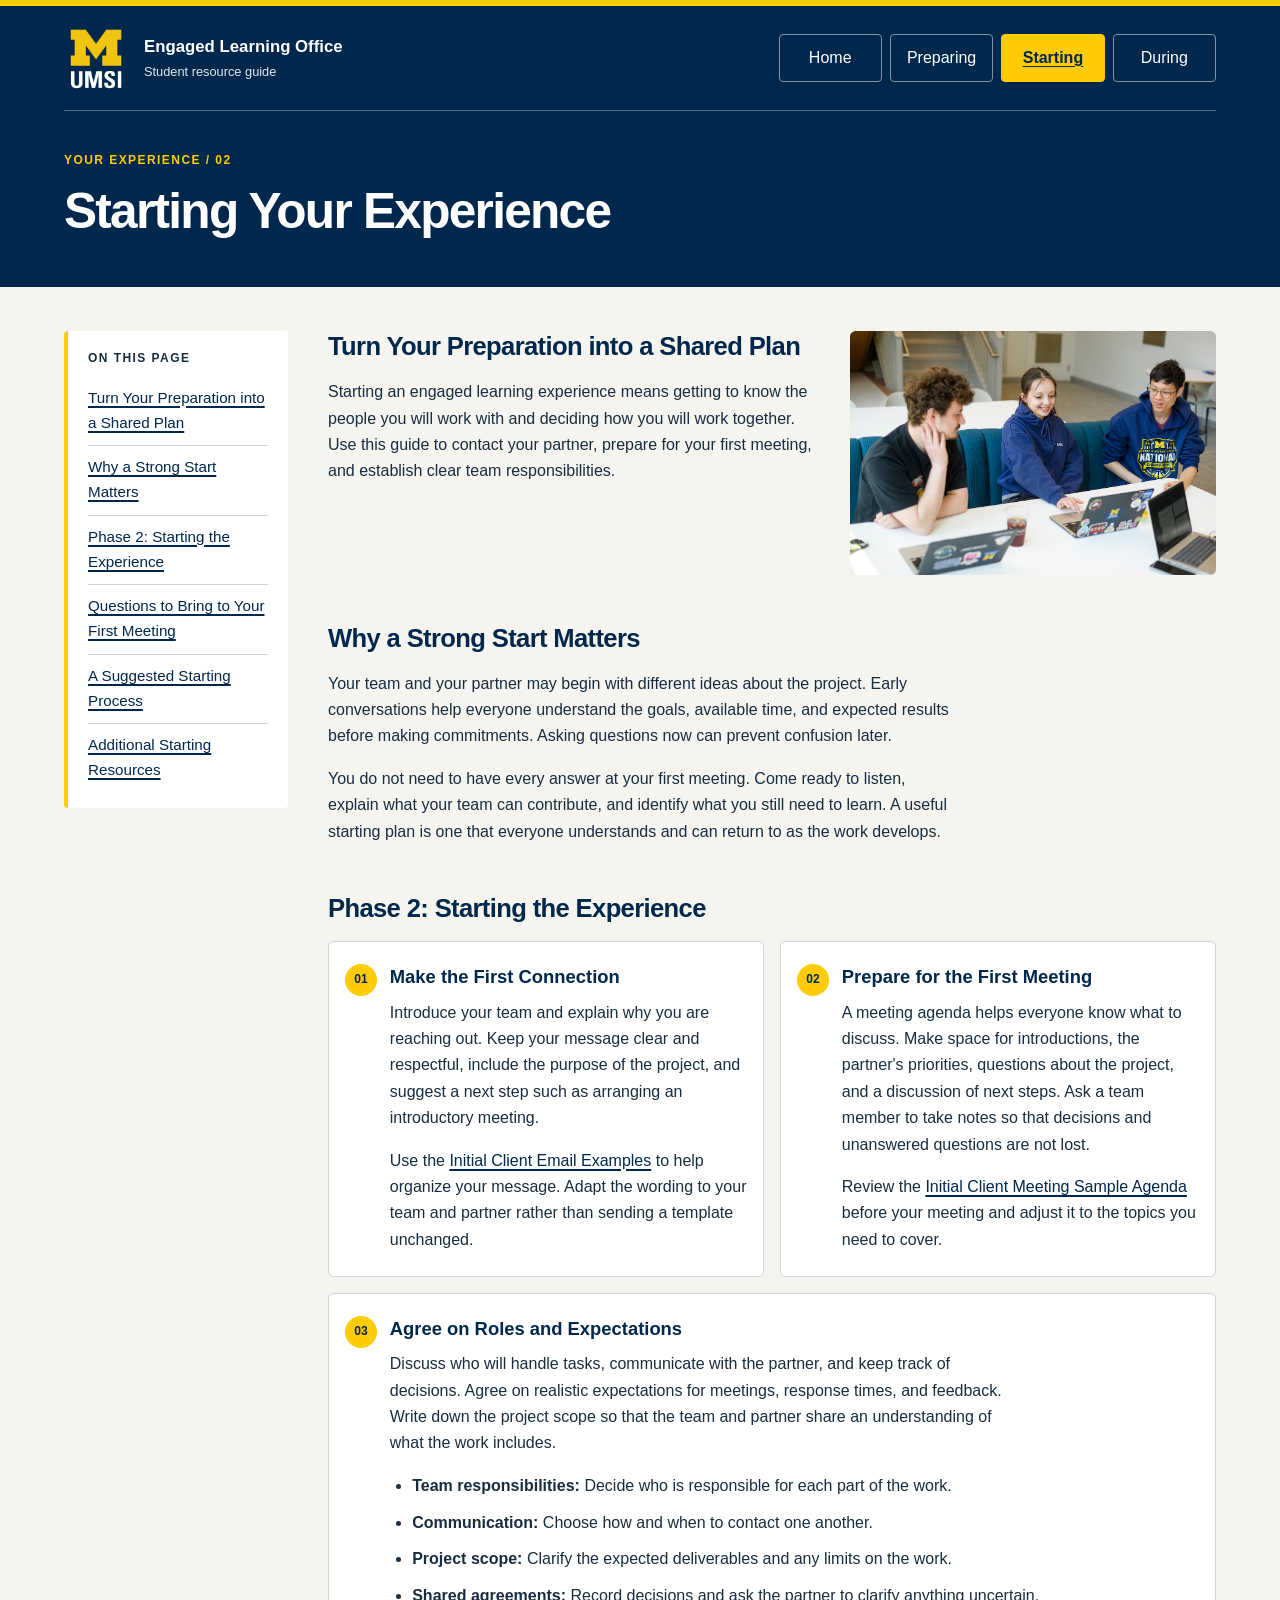
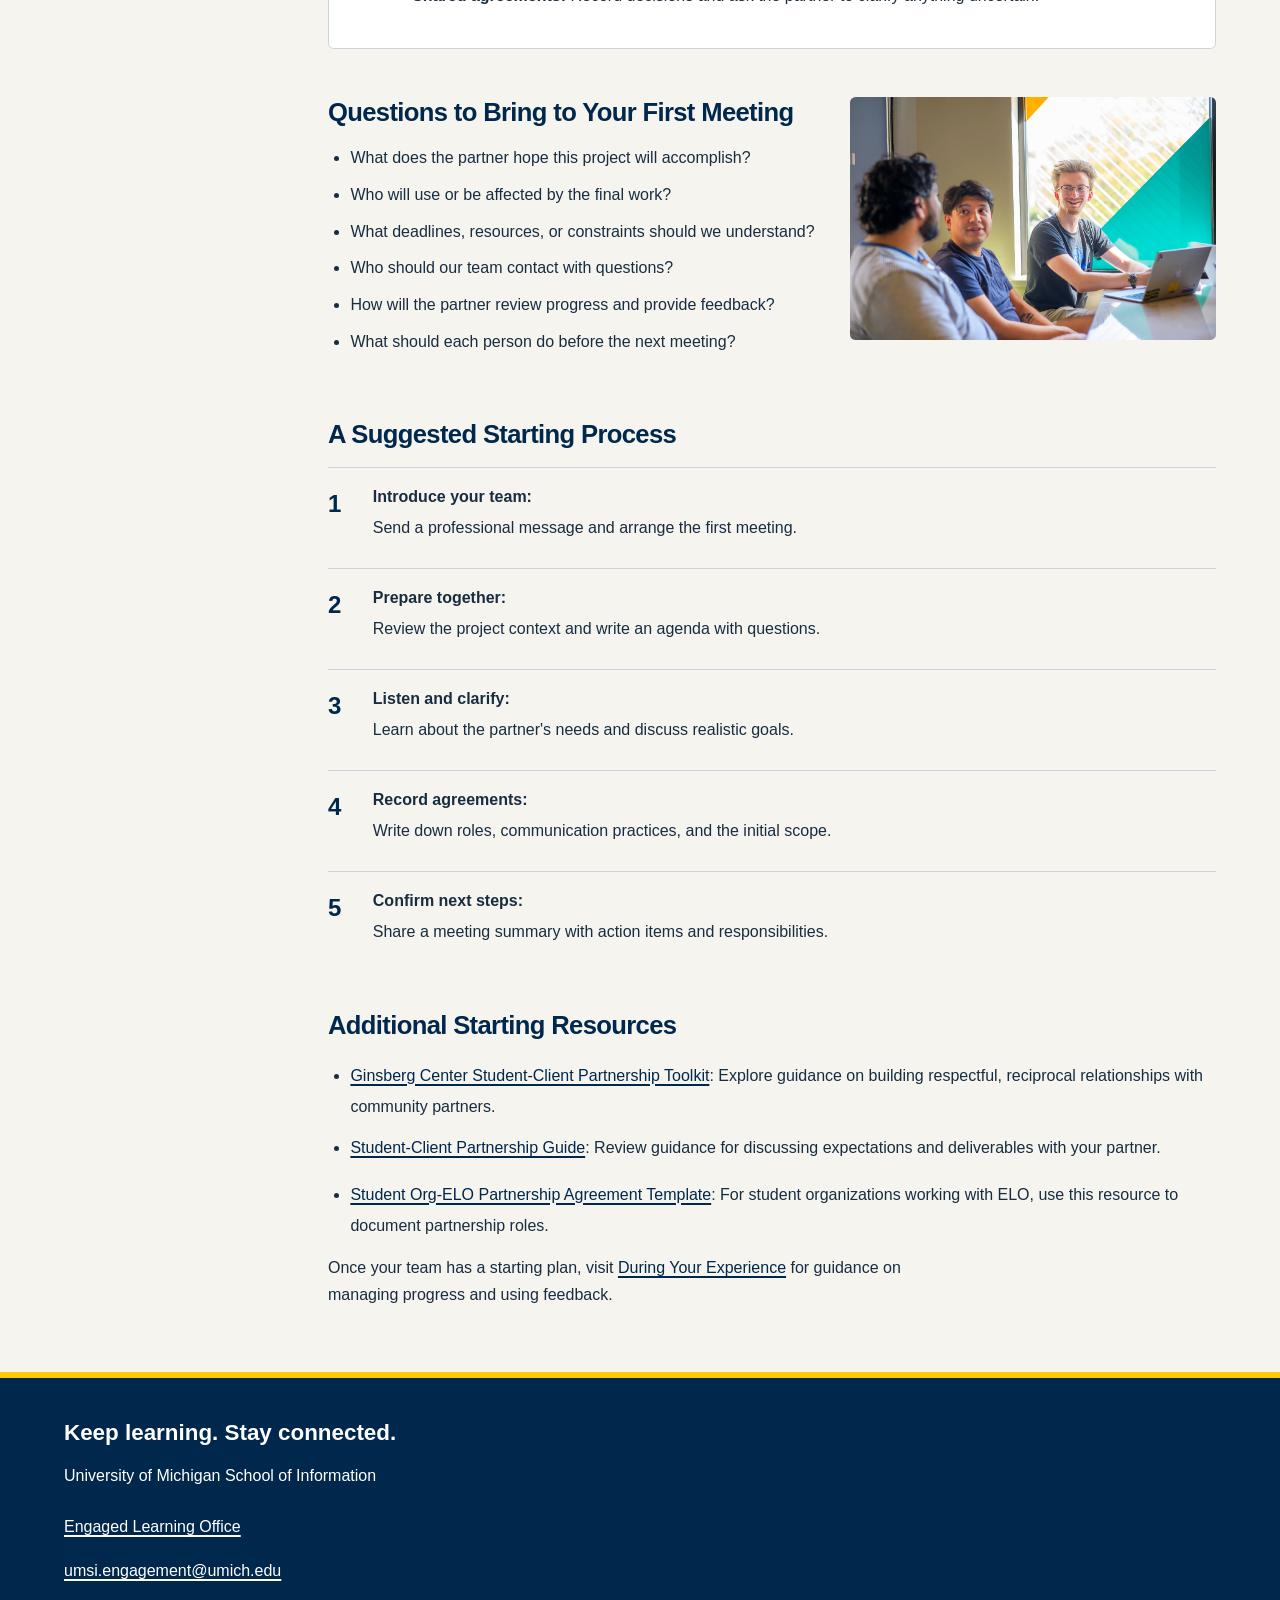
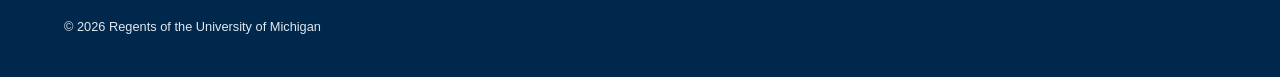
<file: starting.html>
<!DOCTYPE html>
<html lang="en">

<head>
  <meta charset="UTF-8">
  <meta name="viewport" content="width=device-width, initial-scale=1.0">
  <title>Starting Your Experience | UMSI</title>
  <link rel="stylesheet" href="css/html5reset.css">
  <link rel="stylesheet" href="css/style.css">
    <link rel="icon" href="data:,">
</head>

<body>
  <header class="site-header">
    <a class="skip-link" href="#main">Skip to Main Content</a>
    <div class="brand"><img src="images/umsi-logo.jpg" alt="University of Michigan School of Information" width="90">
      <p>Engaged Learning Office<span>Student resource guide</span></p></div>
    <nav class="primary-nav" aria-label="Main navigation"><ul><li><a href="index.html">Home</a></li>
<li><a href="prep.html">Preparing</a></li>
<li><a href="starting.html" aria-current="page">Starting</a></li>
<li><a href="during.html">During</a></li></ul></nav>
    <div class="page-heading"><p class="eyebrow">YOUR EXPERIENCE / 02</p>
      <h1>Starting Your Experience</h1></div>
  </header>

  <main id="main" tabindex="-1">
    <nav class="on-this-page" aria-labelledby="page-contents">
      <p class="eyebrow" id="page-contents">ON THIS PAGE</p>
      <ul>
        <li><a href="#section-1">Turn Your Preparation into a Shared Plan</a></li>
        <li><a href="#section-2">Why a Strong Start Matters</a></li>
        <li><a href="#section-3">Phase 2: Starting the Experience</a></li>
        <li><a href="#section-4">Questions to Bring to Your First Meeting</a></li>
        <li><a href="#section-5">A Suggested Starting Process</a></li>
        <li><a href="#section-6">Additional Starting Resources</a></li>
      </ul>
    </nav>

    <div class="page-content">
      <section id="section-1" class="image-section">
        <div class="image-section-copy">
          <h2>Turn Your Preparation into a Shared Plan</h2>
          <p>Starting an engaged learning experience means getting to know the people you will work with and deciding
            how you will work together. Use this guide to contact your partner, prepare for your first meeting,
            and establish clear team responsibilities.</p>
        </div>
        <img loading="lazy" src="images/starting_team.jpg" alt="Three students talking" width="360">
      </section>

      <section id="section-2">
        <h2>Why a Strong Start Matters</h2>
        <p>Your team and your partner may begin with different ideas about the project. Early conversations help
          everyone understand the goals, available time, and expected results before making commitments.
          Asking questions now can prevent confusion later.</p>
        <p>You do not need to have every answer at your first meeting. Come ready to listen, explain what your
          team can contribute, and identify what you still need to learn. A useful starting plan is one that
          everyone understands and can return to as the work develops.</p>
      </section>

      <section id="section-3" class="topic-group">
        <h2>Phase 2: Starting the Experience</h2>

        <article class="topic">
          <h3>Make the First Connection</h3>
          <p>Introduce your team and explain why you are reaching out. Keep your message clear and respectful,
            include the purpose of the project, and suggest a next step such as arranging an introductory meeting.</p>
          <p>Use the <a
              href="https://docs.google.com/document/d/1fWFXwoW5fKX_Tctn97Gio5XZDwILNlqIOyKKE8Yk5J0/edit?usp=drive_link">Initial
              Client Email Examples</a>
            to help organize your message. Adapt the wording to your team and partner rather than sending a template
            unchanged.</p>
        </article>

        <article class="topic">
          <h3>Prepare for the First Meeting</h3>
          <p>A meeting agenda helps everyone know what to discuss. Make space for introductions, the partner's
            priorities, questions about the project, and a discussion of next steps. Ask a team member to take
            notes so that decisions and unanswered questions are not lost.</p>
          <p>Review the <a
              href="https://docs.google.com/document/d/1ItXxYauAcPoaGMUZWuJsX-OLFfGmeBOWT7JNhoZxGyU/edit?usp=drive_link">Initial
              Client Meeting Sample Agenda</a>
            before your meeting and adjust it to the topics you need to cover.</p>
        </article>

        <article class="topic topic-wide">
          <h3>Agree on Roles and Expectations</h3>
          <p>Discuss who will handle tasks, communicate with the partner, and keep track of decisions. Agree on
            realistic expectations for meetings, response times, and feedback. Write down the project scope
            so that the team and partner share an understanding of what the work includes.</p>
          <ul>
            <li><strong>Team responsibilities:</strong> Decide who is responsible for each part of the work.</li>
            <li><strong>Communication:</strong> Choose how and when to contact one another.</li>
            <li><strong>Project scope:</strong> Clarify the expected deliverables and any limits on the work.</li>
            <li><strong>Shared agreements:</strong> Record decisions and ask the partner to clarify anything uncertain.
            </li>
          </ul>
        </article>
      </section>

      <section id="section-4" class="image-section">
        <div class="image-section-copy">
          <h2>Questions to Bring to Your First Meeting</h2>
          <ul>
            <li>What does the partner hope this project will accomplish?</li>
            <li>Who will use or be affected by the final work?</li>
            <li>What deadlines, resources, or constraints should we understand?</li>
            <li>Who should our team contact with questions?</li>
            <li>How will the partner review progress and provide feedback?</li>
            <li>What should each person do before the next meeting?</li>
          </ul>
        </div>
        <img loading="lazy" src="images/starting_teamdiscu.jpg" alt="Students discussing in community area" width="360">
      </section>

      <section id="section-5">
        <h2>A Suggested Starting Process</h2>
        <ol class="steps">
          <li><strong>Introduce your team:</strong><span class="step-description"> Send a professional message and arrange the first meeting.</span></li>
          <li><strong>Prepare together:</strong><span class="step-description"> Review the project context and write an agenda with questions.</span></li>
          <li><strong>Listen and clarify:</strong><span class="step-description"> Learn about the partner's needs and discuss realistic goals.</span></li>
          <li><strong>Record agreements:</strong><span class="step-description"> Write down roles, communication practices, and the initial scope.</span></li>
          <li><strong>Confirm next steps:</strong><span class="step-description"> Share a meeting summary with action items and responsibilities.</span></li>
        </ol>
      </section>

      <section id="section-6">
        <h2>Additional Starting Resources</h2>
        <ul>
          <li><a href="https://ginsberg.umich.edu/article/campus-community-partnerships-toolkit">Ginsberg Center
              Student-Client Partnership Toolkit</a>:
            Explore guidance on building respectful, reciprocal relationships with community partners.</li>
          <li><a
              href="https://drive.google.com/file/d/12ealxkKCvOZajxK7doyUXu_k2LyKPUP2/view?usp=drive_link">Student-Client
              Partnership Guide</a>:
            Review guidance for discussing expectations and deliverables with your partner.</li>
          <li><a
              href="https://docs.google.com/document/d/1y5Y2wc1ADz0n_ht26kPYlFK3Zm9i3UR_Z0OMWP3Q_xQ/edit?usp=drive_link">Student
              Org-ELO Partnership Agreement Template</a>:
            For student organizations working with ELO, use this resource to document partnership roles.</li>
        </ul>
        <p>Once your team has a starting plan, visit <a href="during.html">During Your Experience</a>
          for guidance on managing progress and using feedback.</p>
      </section>

      <!--
      Content adapted from SI 539 Client Project - ELO Content, "Phase 2: Starting the Experience."
      Source: https://docs.google.com/document/d/1gHynMAyC6Cnh_33jKRy78nMDCtK5lGer12HzChE2Mxc/edit
      Resource URLs were taken from that document. Header and footer follow the course prep.html example.
  -->
    </div>
  </main>

  <footer class="site-footer">
    <p class="footer-title">Keep learning. Stay connected.</p>
    <p>University of Michigan School of Information</p>
    <p><a href="https://www.si.umich.edu/programs/engaged-learning/about-engaged-learning-office">Engaged Learning Office</a></p>
    <address><a href="mailto:umsi.engagement@umich.edu">umsi.engagement@umich.edu</a></address>
    <p class="copyright">&copy; 2026 Regents of the University of Michigan</p>
  </footer>
<!-- Content: course starter and ELO Content Document. CSS sources are cited in the stylesheets. -->
</body>

</html>
</file>
<file: css/style.css>
/* Brand palette: https://brand.umich.edu/design-resources/colors/
   Confirmed against U-M Brand Identity Style Guide (June 2022):
   https://brand.umich.edu/wp-content/uploads/2022/06/220021-U-M-Style-Guide-June2022.pdf
   Skip-link pattern reference: https://webaim.org/techniques/skipnav/
*/
:root { --blue: #00274c; --maize: #ffcb05; --ink: #182d40; --muted: #43586b; --paper: #f5f4ef; --line: #ccd4db; }
html { color: var(--ink); background: var(--paper); font-family: Arial, Helvetica, sans-serif; line-height: 1.65; }
body { font-size: 1rem; }
a { color: var(--blue); text-decoration-thickness: .1em; text-underline-offset: .2em; overflow-wrap: anywhere; }
a:hover { text-decoration-thickness: .18em; }
a:focus-visible { outline: .2rem solid var(--blue); outline-offset: .2rem; background: var(--maize); color: var(--blue); }
.skip-link { position: absolute; top: .5rem; left: .75rem; z-index: 10; transform: translateY(-200%); padding: .8rem 1rem; background: var(--maize); color: var(--blue); font-weight: 700; }
.skip-link:focus { transform: translateY(0); }
.site-header { background: var(--blue); color: white; border-top: .4rem solid var(--maize); }
.brand { display: grid; grid-template-columns: 4rem minmax(0, 1fr); gap: 1rem; align-items: center; padding: 1.25rem; max-width: 68rem; margin-inline: auto; }
.brand img { width: 4rem; }
.brand p { font-weight: 700; line-height: 1.3; font-size: 1.05rem; }
.brand span { display: block; font-weight: 400; font-size: .8rem; margin-top: .4rem; color: #e1e8ef; }
.primary-nav { padding: 0 1rem 1rem; max-width: 68rem; margin-inline: auto; }
.primary-nav ul { display: grid; grid-template-columns: repeat(2, minmax(0, 1fr)); gap: .5rem; list-style: none; padding: 0; }
.primary-nav a { display: flex; align-items: center; justify-content: center; min-height: 3rem; padding: .6rem .5rem; border: 1px solid #8094a7; border-radius: .25rem; color: white; text-decoration: none; }
.primary-nav a:hover { background: #244361; color: white; }
.primary-nav a[aria-current="page"] { color: var(--blue); background: var(--maize); border-color: var(--maize); font-weight: 700; text-decoration: underline; }
.primary-nav a:focus-visible { outline-color: white; background: var(--maize); color: var(--blue); }
.page-heading { padding: 1.8rem 1.25rem 2.4rem; max-width: 68rem; margin-inline: auto; }
.eyebrow { font-size: .75rem; font-weight: 700; letter-spacing: .12em; }
.page-heading .eyebrow { color: var(--maize); margin-bottom: .8rem; }
h1 { font-size: clamp(2rem, 1.5rem + 2vw, 3.2rem); line-height: 1.12; max-width: 22ch; letter-spacing: -.035em; }
main { width: min(100% - 2rem, 64rem); margin: 1.5rem auto 3rem; }
main:focus { outline: .2rem solid var(--blue); outline-offset: .4rem; }
.on-this-page { padding: 1.1rem 1.25rem; background: white; border-left: .25rem solid var(--maize); margin-bottom: 2rem; }
.on-this-page ul { display: grid; grid-template-columns: repeat(auto-fit, minmax(min(100%, 15rem), 1fr)); gap: .15rem 1.5rem; padding: 0; list-style: none; margin-top: .5rem; }
.on-this-page a { display: block; padding-block: .5rem; font-size: .95rem; }
section, aside { margin-block: 2rem; scroll-margin-top: 1rem; }
h2 { color: var(--blue); font-size: 1.6rem; line-height: 1.25; letter-spacing: -.025em; margin-bottom: 1rem; }
h3 { color: var(--blue); font-size: 1.15rem; line-height: 1.4; margin-bottom: .6rem; }
p + p { margin-top: 1rem; }
section > p, .image-section-copy > p, article p, aside p { max-width: 70ch; }
section > img { width: 100%; max-width: 42rem; margin-block: 1.5rem; border-radius: .35rem; }
ul, ol { padding-left: 1.4rem; margin-block: 1rem; }
li + li { margin-top: .65rem; }
.primary-nav li + li, .on-this-page li + li { margin-top: 0; }
main li a { display: inline-block; padding-block: .3rem; }
/* Numbered topic rail: a real two-column grid (number + content) at mobile sizes. */
section { counter-reset: topic; }
.topic { display: grid; grid-template-columns: 2rem minmax(0, 1fr); column-gap: .8rem; padding: 1.4rem 1rem; margin-top: 1rem; background: white; border: 1px solid var(--line); border-radius: .35rem; counter-increment: topic; }
.topic::before { content: counter(topic, decimal-leading-zero); grid-column: 1; grid-row: 1; color: var(--blue); background: var(--maize); border-radius: 50%; width: 2rem; height: 2rem; display: grid; place-items: center; font-size: .75rem; font-weight: 700; }
.topic > * { grid-column: 2; min-width: 0; }
.topic > h3 { grid-row: 1; align-self: center; }
.topic > a { justify-self: start; padding-block: .6rem; font-weight: 700; }
.steps { counter-reset: step; list-style: none; padding: 0; }
.steps li { display: grid; grid-template-columns: 2rem minmax(0, 1fr); gap: .3rem .8rem; border-top: 1px solid var(--line); padding-block: 1rem; counter-increment: step; }
.steps li::before { content: counter(step); grid-column: 1; grid-row: 1 / span 2; color: var(--blue); font-size: 1.5rem; font-weight: 700; }
.steps li strong { grid-column: 2; }
.step-description { grid-column: 2; }
.action-link { margin-top: 1.2rem; }
.action-link a { display: inline-block; border: 2px solid var(--blue); padding: .8rem 1rem; border-radius: .25rem; font-weight: 700; }
aside { background: #e6edf3; padding: 1.5rem; border-radius: .35rem; }
aside a { display: inline-block; padding-block: .5rem; }
.site-footer { padding: 2.5rem max(1.25rem, calc((100% - 64rem) / 2)); background: var(--blue); color: white; border-top: .4rem solid var(--maize); }
.footer-title { font-weight: 700; font-size: 1.4rem; line-height: 1.3; margin-bottom: 1rem; }
.site-footer a { color: white; display: inline-block; padding-block: .55rem; }
.site-footer a:focus-visible { outline-color: white; background: var(--maize); color: var(--blue); }
.copyright { font-size: .8rem; margin-top: 1.4rem; color: #e1e8ef; }

@media (min-width: 48rem) {
  .brand,
  .primary-nav,
  .page-heading {
    padding-inline: 1.5rem;
  }

  .primary-nav ul {
    grid-template-columns: repeat(4, minmax(0, 1fr));
  }

  .page-heading {
    padding-block: 1.5rem 2rem;
  }

  h1 {
    max-width: 28ch;
  }

  main {
    width: min(100% - 3rem, 64rem);
    margin-block: 2rem 4rem;
  }

  .page-content > section,
  .page-content > aside {
    margin-block: 3rem;
  }

  .image-section {
    display: grid;
    grid-template-columns: minmax(0, 1.35fr) minmax(0, 1fr);
    align-items: start;
    gap: 1.75rem;
  }

  .image-section > img {
    margin: 0;
  }

  .topic-group {
    display: grid;
    grid-template-columns: repeat(2, minmax(0, 1fr));
    gap: 1rem;
  }

  .topic-group > h2,
  .topic-group > p,
  .topic-group > .topic-wide {
    grid-column: 1 / -1;
  }

  .topic-group > h2,
  .topic-group > .topic {
    margin: 0;
  }

  .topic-group > .topic {
    align-content: start;
  }

  .topic-group .topic > h3 {
    align-self: start;
  }
}

@media (min-width: 64rem) {
  .site-header {
    display: grid;
    grid-template-columns: minmax(2rem, 1fr) minmax(0, 26rem) minmax(0, 46rem) minmax(2rem, 1fr);
    align-items: center;
  }

  .brand {
    grid-column: 2;
    margin: 0;
    padding-inline: 0 1.5rem;
  }

  .primary-nav {
    grid-column: 3;
    justify-self: end;
    margin: 0;
    padding: 1rem 0;
  }

  .primary-nav ul {
    margin: 0;
  }

  .primary-nav a {
    padding-inline: 1rem;
  }

  .page-heading {
    grid-column: 2 / 4;
    width: 100%;
    max-width: none;
    margin: 0;
    padding: 2.5rem 0 3rem;
    border-top: 1px solid #526d86;
  }

  main {
    display: grid;
    grid-template-columns: 14rem minmax(0, 1fr);
    gap: 2.5rem;
    align-items: start;
    width: min(100% - 4rem, 72rem);
    margin-top: 2.75rem;
  }

  .not-found {
    display: block;
  }

  .on-this-page {
    position: sticky;
    top: 1.5rem;
    max-height: calc(100vh - 3rem);
    overflow: auto;
    border-radius: .25rem;
    margin-bottom: 0;
  }

  .on-this-page ul {
    grid-template-columns: minmax(0, 1fr);
    margin-bottom: 0;
  }

  .on-this-page li + li {
    border-top: 1px solid var(--line);
  }

  .page-content > :first-child {
    margin-top: 0;
  }

  .page-content > :last-child {
    margin-bottom: 0;
  }

  .home-topics {
    grid-template-columns: repeat(3, minmax(0, 1fr));
  }

  .site-footer {
    padding-inline: max(2rem, calc((100% - 72rem) / 2));
  }
}

/* No motion is used. Respect the preference if motion is added later. */
@media (prefers-reduced-motion: reduce) {
  *, *::before, *::after { animation: none !important; transition: none !important; scroll-behavior: auto !important; }
}
</file>
